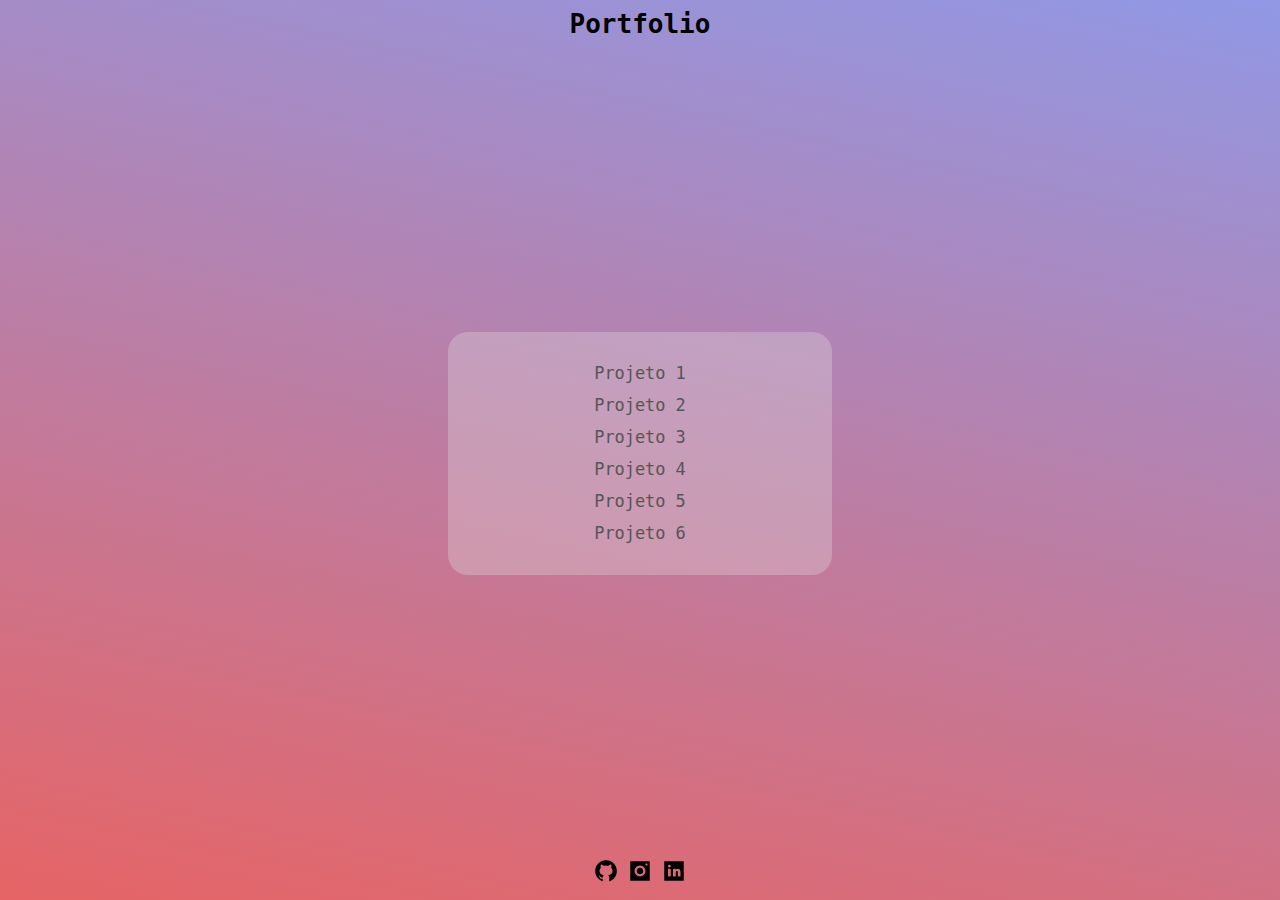
<file: index.html>
<!DOCTYPE html>
<html lang="en">
<head>
    <meta charset="UTF-8">
    <meta name="viewport" content="width=device-width, initial-scale=1.0">
    <link rel="stylesheet" href="./css/reset.css">
    <link rel="stylesheet" href="./css/index.css">
    <title>Portfolio</title>
</head>
<body>
    <header>
        <h1>Portfolio</h1>
    </header>
    <div class="flex-container">
        <main >
            <ul class="list-projects">
                <li><a href="./projects/proj1/index.html" target="_blank"> Projeto 1 </a></li>
                <li><a href="./projects/proj2/index.html" target="_blank"> Projeto 2 </a></li>
                <li><a href="./projects/proj3/index.html" target="_blank"> Projeto 3 </a></li>
                <li><a href="./projects/proj4/index.html" target="_blank"> Projeto 4 </a></li>
                <li><a href="./projects/proj5/index.html" target="_blank"> Projeto 5 </a></li>
                <li><a href="./projects/proj6/index.html" target="_blank"> Projeto 6 </a></li>
            </ul>
        </main>
    </div>
    <footer>
        <ul class="list-icons">
            <li><img src="./images/github.png" alt=""></li>
            <li><img src="./images/instagram-new.png" alt=""></li>
            <li><img src="./images/linkedin.png" alt=""></li>
        </ul>
    </footer>
    
</body>
</html>
</file>
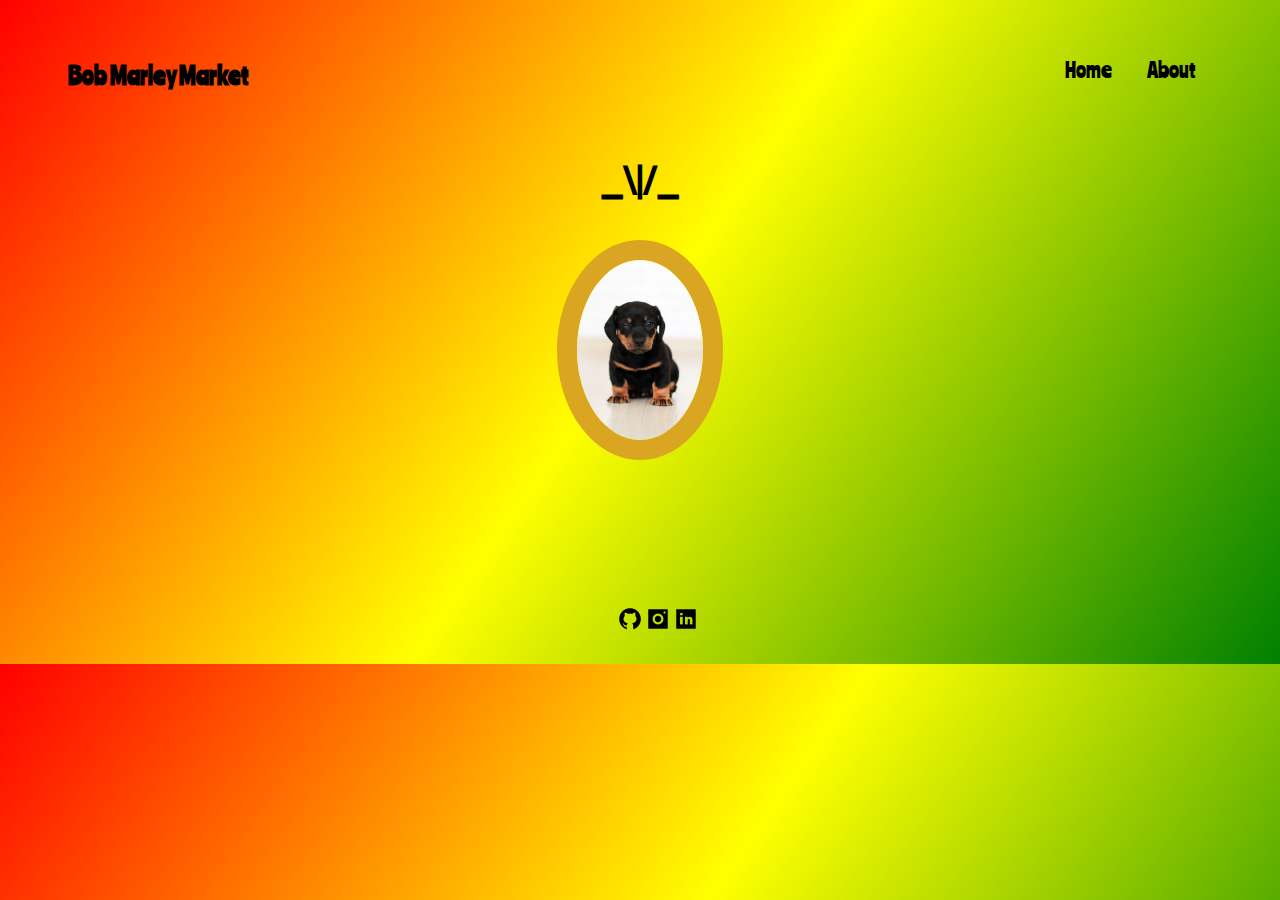
<file: projects/proj1/index.html>
<!DOCTYPE html>
<html lang="en">
<head>
    <meta charset="UTF-8">
    <meta name="viewport" content="width=device-width, initial-scale=1.0">
    <link href="https://fonts.googleapis.com/css2?family=Ranchers&display=swap" rel="stylesheet">
    <link rel="stylesheet" href="./css/home.css"> 
    
    <title>Day 2</title>
</head>
<body>
    <header>
        <h2>Bob Marley Market</h2>
    </header>
    <nav>
        <ul>
            <li><a href="#" target="blanck_">Home</a></li>
            <li><a href="#" target="blanck_">About</a></li>
        </ul>
    </nav>
    <main class="principal">
        <h1>_\|/_</h1>
        <img src="../../images/winking-black-and-brown-puppy-2023384.jpg" alt="">
    </main>
    <footer>
        <ul>
            <li><img src="../../images/github.png" alt=""></li>
            <li><img src="../../images/instagram-new.png" alt=""></li>
            <li><img src="../../images/linkedin.png" alt=""></li>
        </ul>
    </footer>
    
</body>
</html>
</file>
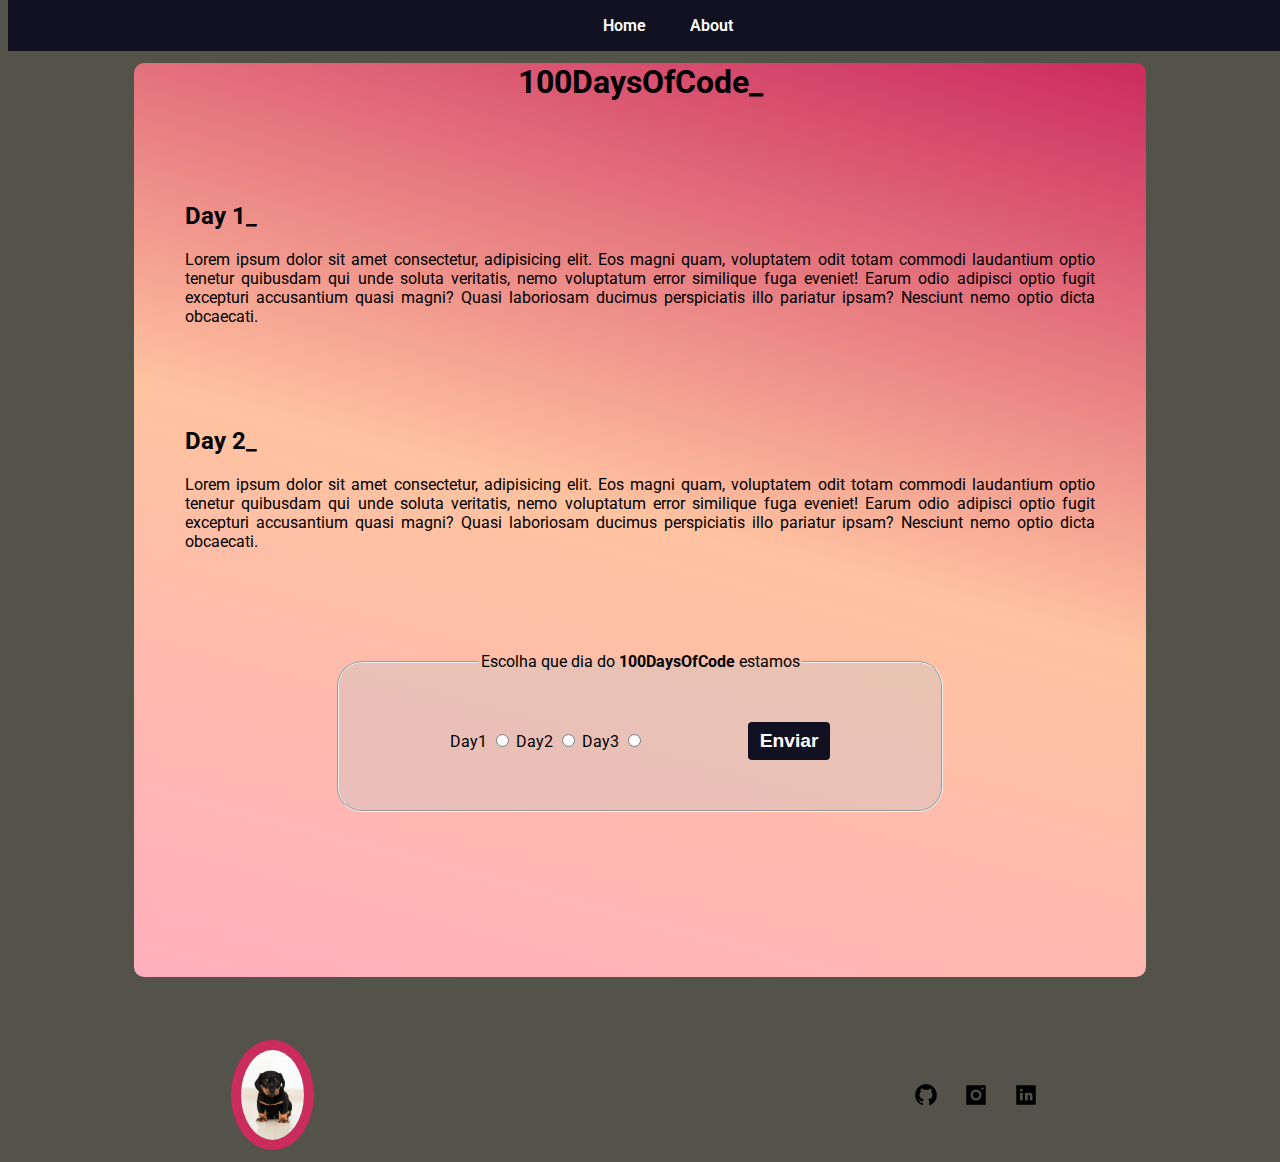
<file: projects/proj2/index.html>
<!DOCTYPE html>
<html lang="en">
<head>
    <meta charset="UTF-8">
    <meta name="viewport" content="width=device-width, initial-scale=1.0">
    <link href="https://fonts.googleapis.com/css2?family=Roboto:ital,wght@0,100;0,300;0,400;0,500;0,700;0,900;1,100;1,300;1,400;1,500;1,700;1,900&display=swap" rel="stylesheet"> 
    <link rel="stylesheet" href="./css/home.css">
    <title>Day3</title>
</head>
<body>
    <nav class="link">
        <ul>
            <li><a href="#">Home</a></li>
            <li><a href="#">About</a></li>
        </ul>
    </nav>

    <main class="bg-color">
        <h1>100DaysOfCode<span class="blink">_</span></h1>

        <section class="1-section">
            <h2>Day 1<span class="blink">_</span></h2>
            <p>Lorem ipsum dolor sit amet consectetur, adipisicing elit. Eos magni quam, voluptatem odit totam commodi laudantium optio tenetur quibusdam qui unde soluta veritatis, nemo voluptatum error similique fuga eveniet! Earum odio adipisci optio fugit excepturi accusantium quasi magni? Quasi laboriosam ducimus perspiciatis illo pariatur ipsam? Nesciunt nemo optio dicta obcaecati.</p>
        </section>

        <section class="1-section">
            <h2>Day 2<span class="blink">_</span></h2>
            <p>Lorem ipsum dolor sit amet consectetur, adipisicing elit. Eos magni quam, voluptatem odit totam commodi laudantium optio tenetur quibusdam qui unde soluta veritatis, nemo voluptatum error similique fuga eveniet! Earum odio adipisci optio fugit excepturi accusantium quasi magni? Quasi laboriosam ducimus perspiciatis illo pariatur ipsam? Nesciunt nemo optio dicta obcaecati.</p>
        </section>

        <fieldset >
            <legend class="legend">Escolha que dia do <strong>100DaysOfCode</strong> estamos</legend>
            <form action="">
                <label for="radio1">Day1</label>
            <input type="radio" name="day" value="Day1">

                <label for="radio2">Day2</label>
                <input type="radio" name="day" value="Day2">

                <label for="radio3">Day3</label>
                <input type="radio" name="day" value="Day3">

                <button class="btn-send">Enviar</button>
            </form>
        </fieldset>
    </main>
    
    <footer>
        <div class="assinatura">
            <img src="./images/winking-black-and-brown-puppy-2023384.jpg" alt="Cachorro piscando">
        </div>
        
        <div class="contact"> 
            <ul>
                <li><a href="#"><img src="/images/github.png" alt=""></a></li>
                <li><a href="#"><img src="/images/instagram-new.png" alt=""></a></li>
                <li><a href="#"><img src="/images/linkedin.png" alt=""></a></li>
            </ul>
        </div>
    </footer>
</body>
</html>
</file>
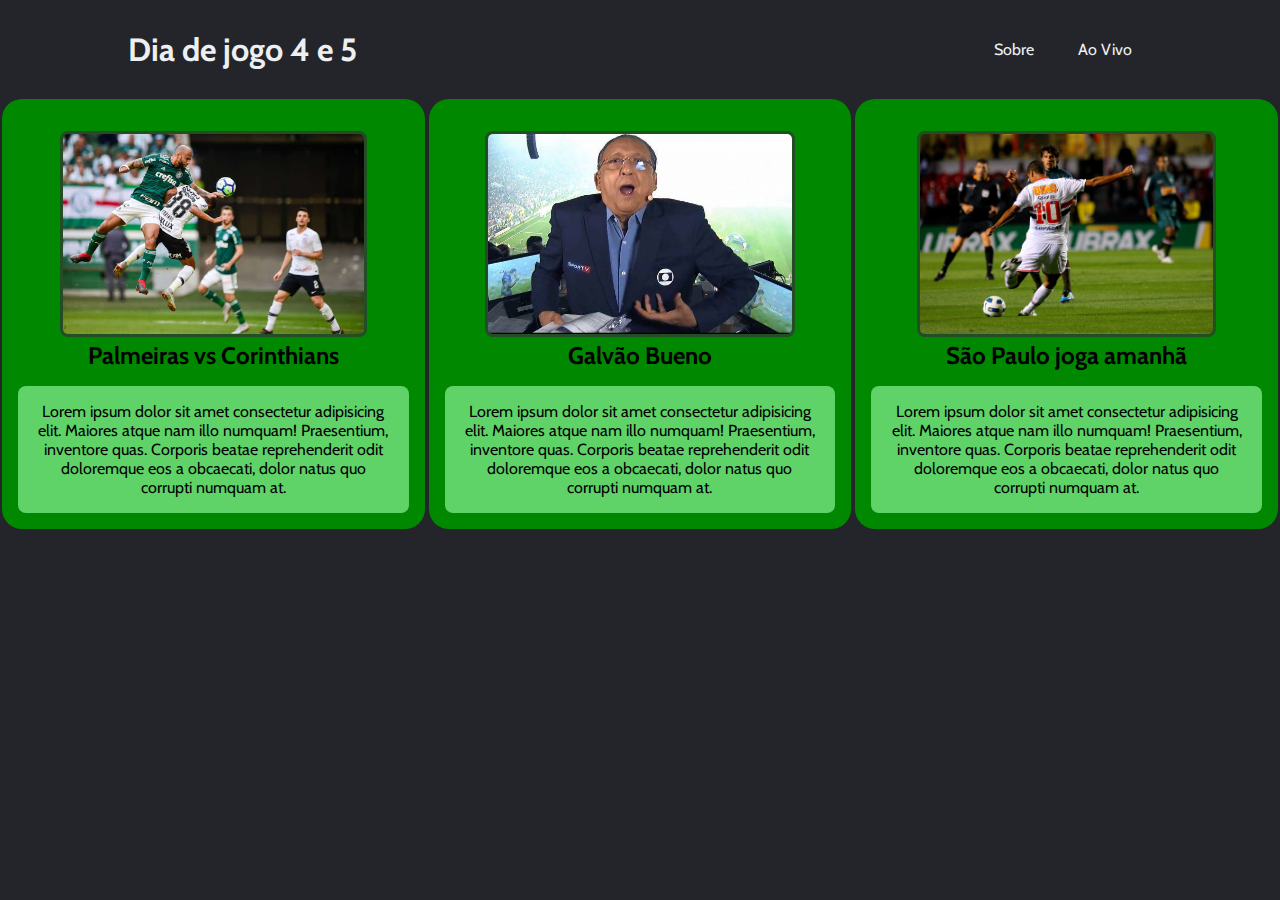
<file: projects/proj3/index.html>
<!DOCTYPE html>
<html lang="en">
<head>
    <meta charset="UTF-8">
    <meta name="viewport" content="width=device-width, initial-scale=1.0">
    <link rel="stylesheet" href="./css/home.css">
    <link href="https://fonts.googleapis.com/css2?family=Cabin:wght@400;500;600;700&display=swap" rel="stylesheet"> 
    <title>Dia 4 - quero ver o jogo</title>
</head>
<body>
    <!-- aqui eu vou copiar um modelo de nav para prender melhor -->
    <header class="header-fixed">
        <!-- <img class="logo" src="#" alt="logo"> -->

        <h1>Dia de jogo 4 e 5 <span> </span></h1>

        <nav>
            <ul class="navs-links">
                <li><a href="#">Sobre</a></li>
                <li><a href="#">Ao Vivo</a></li>
            </ul>
        </nav>
        
       
    </header>

    <main class="cards">
        <section class="card-1">
            <img src="./images/palmeirasVScor.jpg" alt="jogo de futebol">
            <h2>Palmeiras vs Corinthians</h2>
            <p>Lorem ipsum dolor sit amet consectetur adipisicing elit. Maiores atque nam illo numquam! Praesentium, inventore quas. Corporis beatae reprehenderit odit doloremque eos a obcaecati, dolor natus quo corrupti numquam at.</p>
        </section>

        <section class="card-2">
            <img src="./images/galvao.jpg" alt="Galvão falando">
            <h2>Galvão Bueno</h2>
            <p>Lorem ipsum dolor sit amet consectetur adipisicing elit. Maiores atque nam illo numquam! Praesentium, inventore quas. Corporis beatae reprehenderit odit doloremque eos a obcaecati, dolor natus quo corrupti numquam at.</p>
        </section>

        <section class="card-3">
            <img src="./images/sprivaldo-_ic_2i4a7454.jpg" alt="spfc">
            <h2>São Paulo joga amanhã</h2>
            <p>Lorem ipsum dolor sit amet consectetur adipisicing elit. Maiores atque nam illo numquam! Praesentium, inventore quas. Corporis beatae reprehenderit odit doloremque eos a obcaecati, dolor natus quo corrupti numquam at.</p>
        </section>
    </main>

    <footer></footer>
</body>
</html>
</file>
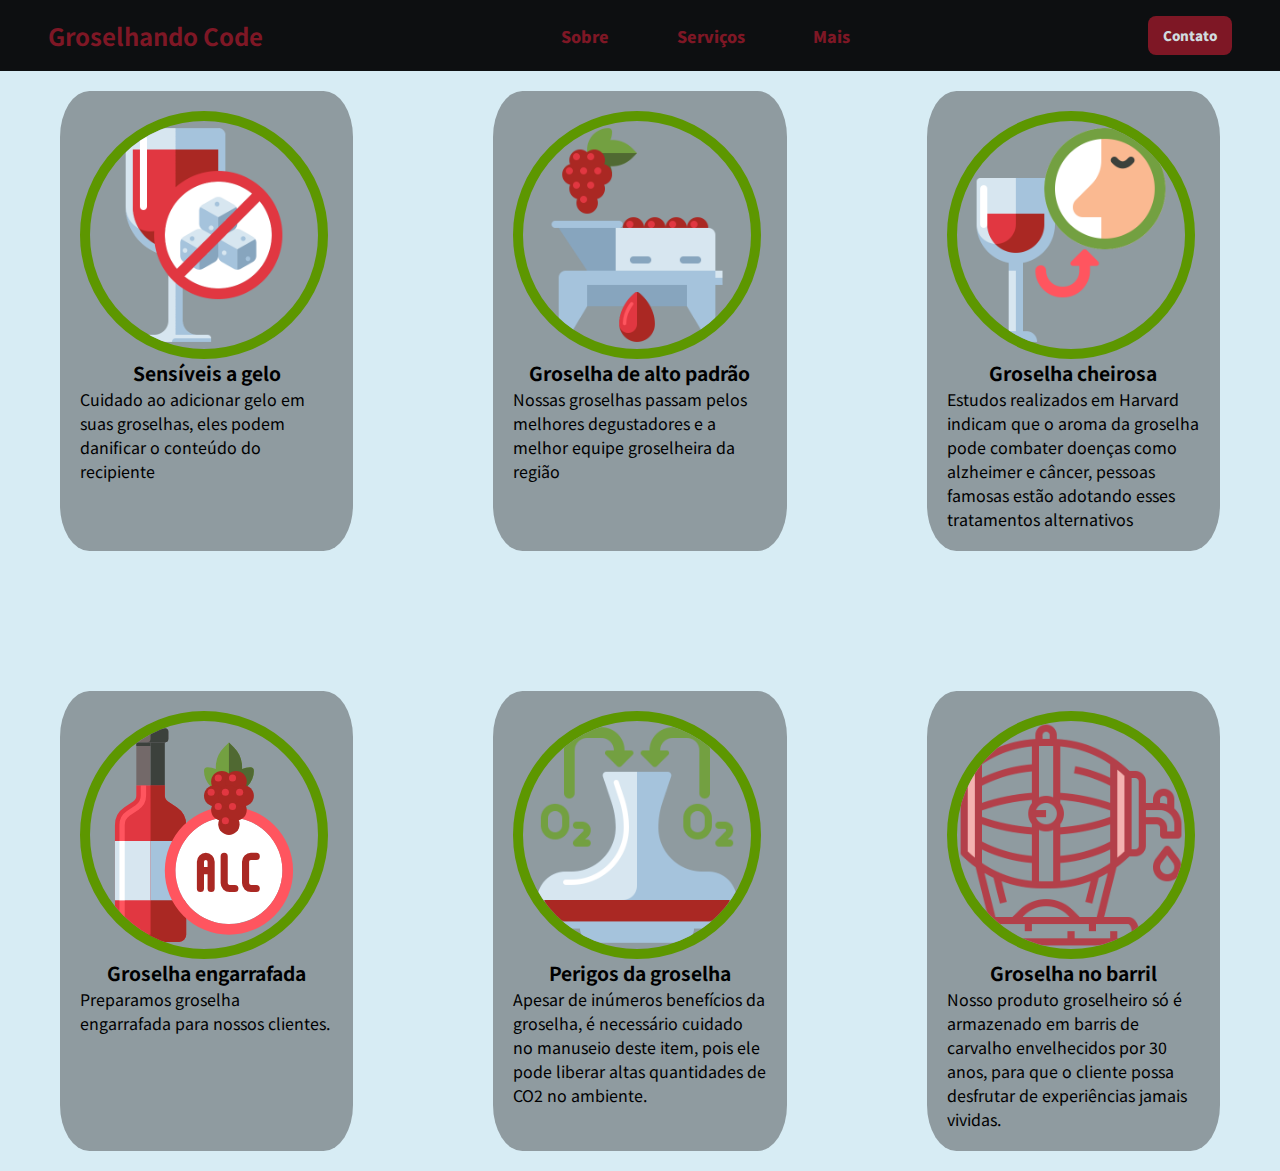
<file: projects/proj4/index.html>
<!DOCTYPE html>
<html lang="en">
<head>
    <meta charset="UTF-8">
    <meta name="viewport" content="width=device-width, initial-scale=1.0">
    <link href="https://fonts.googleapis.com/css2?family=Noto+Sans+JP:wght@100;500;900&display=swap" rel="stylesheet"> 
    <link rel="stylesheet" href="./css/home.css">
    <title>Groselhando | Dia - 6</title>
</head>
<body>
    <header class="nav-bar">
        <h1>Groselhando Code</h1>
        <nav>
            <ul>
                <li><a href="#">Sobre</a></li>
                <li><a href="#">Serviços</a></li>
                <li><a href="#">Mais</a></li>
            </ul>
        </nav>
        
        <button>Contato</button>

    </header>

    <main class="grid-container">
        <article class = cards>
            <section>
                <img src="./images/wine-1.png" alt="groselha">
                <h2>Sensíveis a gelo</h2>
                <p>Cuidado ao adicionar gelo em suas groselhas, eles podem danificar o conteúdo do recipiente</p>
            </section>

            <section>
                <img src="./images/wine-2.png" alt="groselha">
                <h2>Groselha de alto padrão</h2>
                <p>Nossas groselhas passam pelos melhores degustadores e a melhor equipe groselheira da região</p>
            </section>

            <section>
                <img src="./images/wine.png" alt="groselha">
                <h2>Groselha cheirosa</h2>
                <p>Estudos realizados em Harvard indicam que o aroma da groselha pode combater doenças como alzheimer e câncer, pessoas famosas estão adotando esses tratamentos alternativos</p>
            </section>

            <section>
                <img src="./images/wine-bottle.svg" alt="groselha">
                <h2>Groselha engarrafada</h2>
                <p>Preparamos groselha engarrafada para nossos clientes.</p>
            </section>

            <section>
                <img src="./images/o2.png" alt="groselha">
                <h2>Perigos da groselha</h2>
                <p>Apesar de inúmeros benefícios da groselha, é necessário cuidado no manuseio deste item, pois ele pode liberar altas quantidades de CO2 no ambiente.</p>
            </section>

            <section>
                <img src="./images/food-and-restaurant.png" alt="groselha">
                <h2>Groselha no barril</h2>
                <p>Nosso produto groselheiro só é armazenado em barris de carvalho envelhecidos por 30 anos, para que o cliente possa desfrutar de experiências jamais vividas.</p>
            </section>
        </article>
    </main>
</body>
</html>
</file>
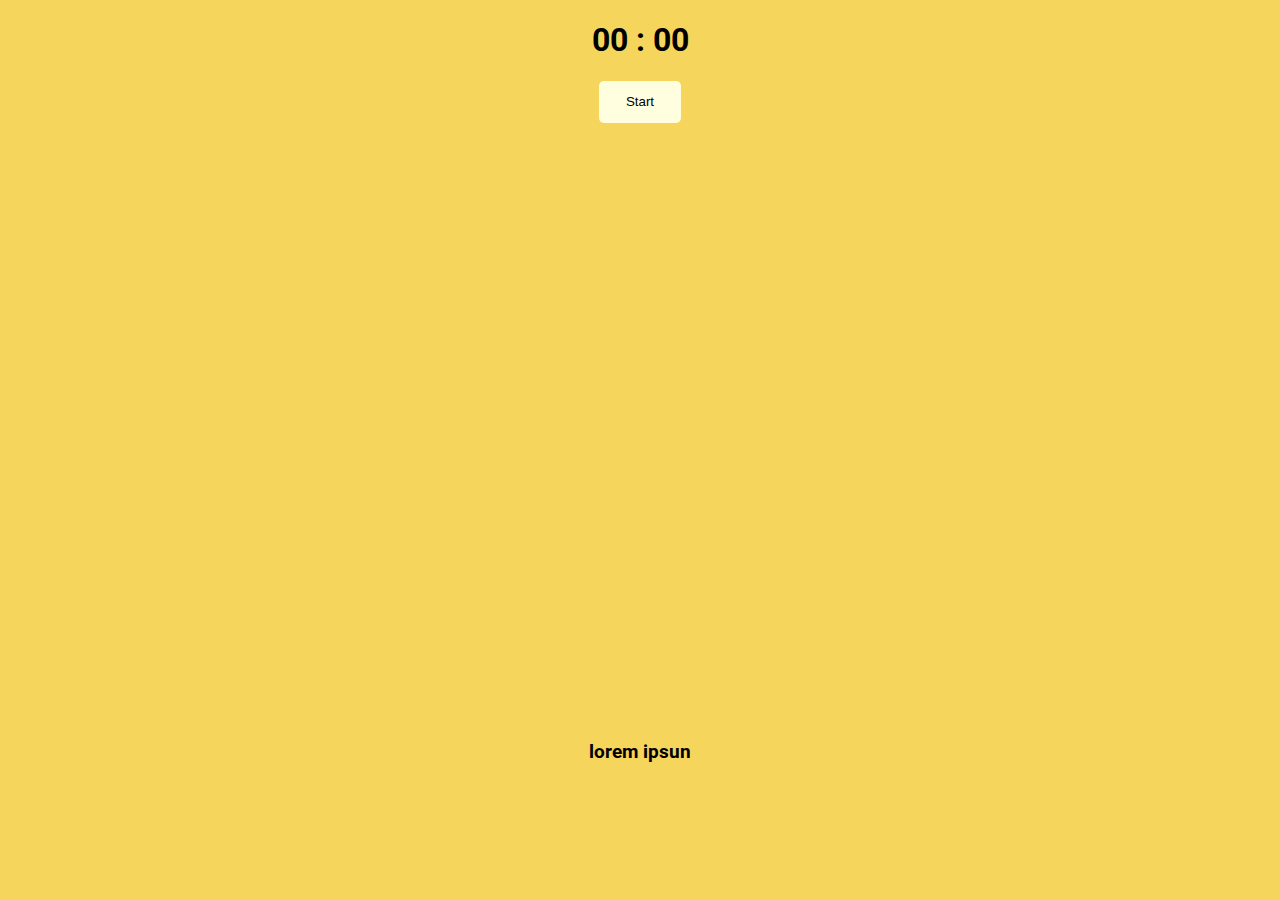
<file: projects/proj5/index.html>
<!DOCTYPE html>
<html lang="en">
<head>
    <meta charset="UTF-8">
    <meta name="viewport" content="width=device-width, initial-scale=1.0">
    <title>Dia 6 - Relógio</title>
    <link rel="stylesheet" href="./css/index.css">
    <link href="https://fonts.googleapis.com/css2?family=Roboto:ital,wght@0,100;0,300;0,400;0,500;0,700;0,900;1,100;1,300;1,400;1,500;1,700;1,900&display=swap" rel="stylesheet"> 
</head>
<body>
    <main id="id-main">
        <h1 id="watch"><span id="seconds">00</span> : <span id="tens">00</span></h1>
        <button id="button-start">Start</button>
    </main>

    <footer>
        <h3>lorem ipsun</h3>
    </footer>
    <script src="./js/main.js"></script>
</body>
</html>
</file>
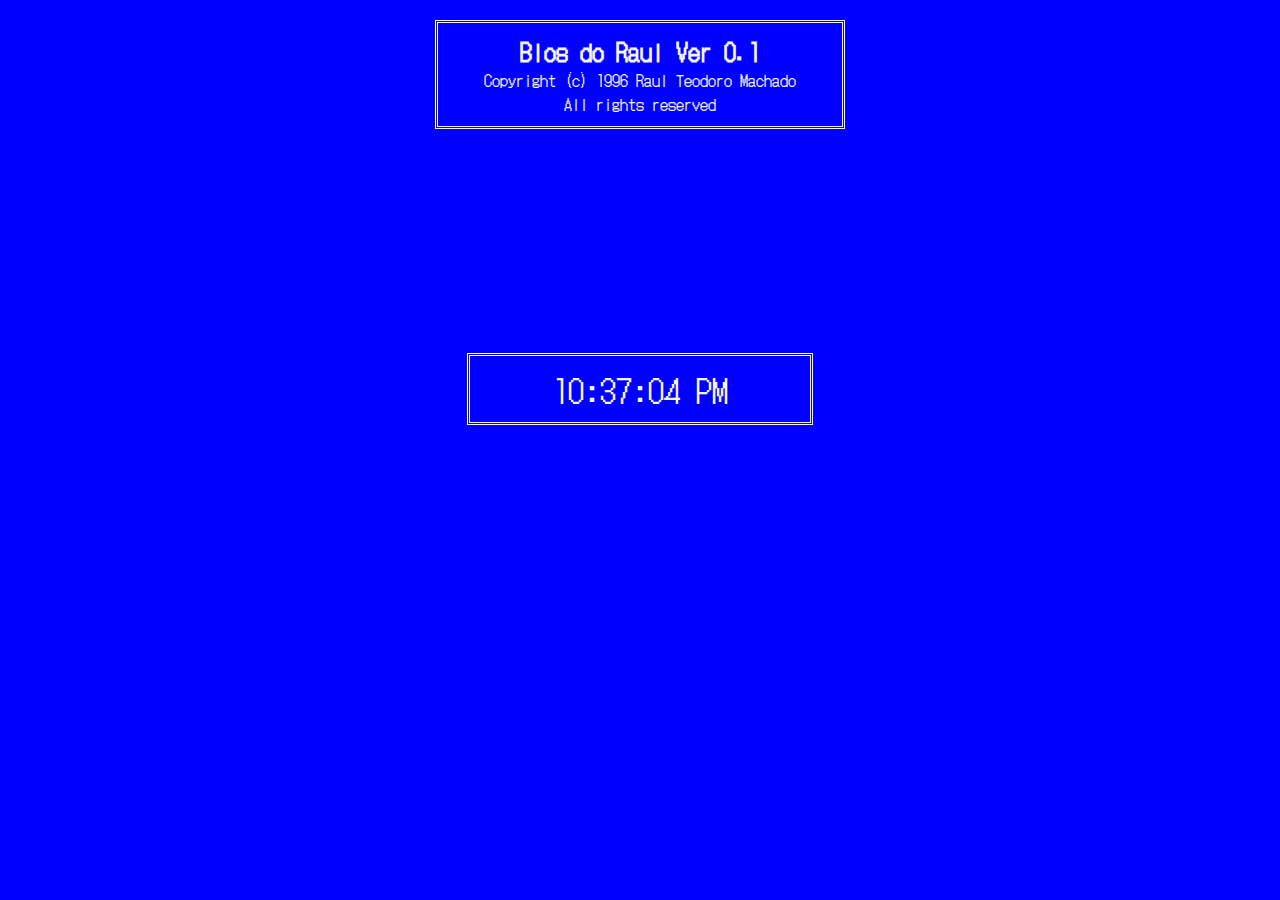
<file: projects/proj6/index.html>
<!DOCTYPE html>
<html lang="en">
<head>
    <meta charset="UTF-8">
    <meta name="viewport" content="width=device-width, initial-scale=1.0">
    <title>Dia 7 - Relógio Digital</title>
    <link rel="preconnect" href="https://fonts.gstatic.com">
    <link href="https://fonts.googleapis.com/css2?family=DotGothic16&display=swap" rel="stylesheet">
    <link rel="stylesheet" href="./css/reset.css">
    <link rel="stylesheet" href="./css/index.css">
</head>
<body>
    <header class="box-bios">
        <h2>Bios do Raul Ver 0.1</h2>
        <p>
            Copyright (c) 1996 Raul Teodoro Machado<br>
            All rights reserved<br>
        </p>
    </header>
    
    <div class="box-bios" id="clock" onload="showTime()">
    </div>
    <script src="./js/main.js"></script>
</body>
</html>
</file>
<file: css/index.css>
body{
    height: 100%;
    margin: 0;
    background-repeat: no-repeat;
    background-attachment: fixed;
    background-image: linear-gradient(12deg, #e66465, #9198e5);
    font-family: monospace;
    
}

header{
    position: relative;
    
}

header h1{
    margin: 1vh;
    display: flex;
    justify-content: center;
}

.flex-container{
    height: 90vh;
    display: flex;
    justify-content: center;
    align-items: center;
}

main{
    display: flex;
    justify-content: center;
    align-items: center;
    
    border-radius: 20px; 
    background-color: rgb(229,229,229,0.3);
    /* margin: 10vh auto; */
    width: 30%;
    height: 30%;
}

.list-projects li{
    list-style-type: none;
    margin: .7em;
    color: #555555;
    font-size: 1.3em;
}

.list-projects li a{
    text-decoration: none;
    color: inherit;
}

.list-projects li a:hover{
    color: #fafafa88;
}

footer{
    display: flex;
    justify-content: center;
    margin-bottom: 0;
    

    padding: 0 ;
    margin: 0 auto 0 auto;
    
    width: 10%;
}

.list-icons li{
    display: inline-block;
}
</file>
<file: projects/proj1/css/home.css>
body{
    background-image: linear-gradient(125deg,red,yellow,green);
    font-family: 'Ranchers';
    width: auto;
}

h1{
    margin:40px auto 40px auto;
    width: 50%;
    text-align: center;
}

header{
    float: left;
    margin-left: 60px; ;
}

nav{
    float: right;
    margin-right: 60px;

}

nav ul li{
    display: inline-block;
    font-size: 1.3em;
    margin: 0 .8em 0 .8em;

}

nav ul li a{
    text-decoration: none;
    color: #000;
}

nav ul li a:hover{
    color: green;
}

.principal{
    position: relative;
    top: 120px;
}

.principal img{
    max-width: 10%;
    height: auto;

    border-radius: 50%;
    border: 20px solid #daa520;

    display: block;
    margin-left: auto;
    margin-right: auto;
}

.principal img:hover{
    transform: scale(1.1);
}

footer{
    padding: 0 0 5px 0 ;
    margin: 21% auto 0 auto;
    width: 10%;
    
}

footer ul li {
    display: inline-block; 
}
</file>
<file: projects/proj2/css/home.css>
body{
    font-family: 'Roboto', sans-serif;
    background-color: #535349;
}

.link{
    background-color: #112;
    margin: 0;
    width: 100%;
    text-align: center;
    position: fixed;
    top: 0px;


}

.link ul li{
    display: inline;
    margin: auto;
    padding: 0 20px 0 20px;
    

}

.link ul li a{
    text-decoration: none;
    font-weight: 600;
    color: white;
}

.link ul li a:hover{

    color: #fafafa88;
}
.bg-color{
    background-image: linear-gradient(15deg,#ffafbd, #ffc3a0,#cc2b5e);
    margin: 5% auto;
    padding-bottom: 5%;
    width: 80%;
    border-radius: 10px;
}

.bg-color h1{
    text-align: center;
}

.blink{
    animation-name:piscadela;
    animation-duration: 1s;
    animation-iteration-count: infinite;
}

.bg-color section{
    margin: 10% 5%;
    text-align: justify;
}

.bg-color fieldset{
    margin: 10% 20%;
    text-align: center;
    background-color:RGB(200,200,200,0.4);
    padding: 5%;
    border-radius: 25px;

}

.bg-color fieldset .btn-send{
    margin: 0 0 0 20%;
    padding: 8px 12px;
    font-weight: 600;
    font-size: 1.2em;
    color: white;
    border: none;
    border-radius: 4px;
    background-color:#112 ;
    
}

.bg-color fieldset .btn-send:hover{
    background-color:rgb(27, 27, 54); 
}

footer{
    width: 100%;
    margin: 0 auto;
    display: flex;
    justify-content: center;
    align-items: center;
}

footer .assinatura{
    float: left;
    width: 50%;
}

footer .assinatura img{
    max-width: 20%;
    height: 90px;
    border: 10px solid #cc2b5e;
    border-radius: 50%;
}
footer .assinatura img:hover{
    transform: scale(1.1);
}

footer .contact{
    height: 100%;
}

footer .contact ul{
    text-align: right;
    position: relative;
}

footer .contact ul li{
    display: inline-block;
    margin: auto;
    text-align: center;
    padding: 0 10px;
}

footer .contact ul li:hover{
    transform: scale(1.2);
}

@keyframes piscadela{
    0%{
        opacity: 100%;
    }
    50%{
        opacity: 0%;
    }
}
</file>
<file: projects/proj3/css/home.css>
body{
    background-color: #24252A;
}
*{
    /* são utilizados para todas os elemento, classes e etc */
    font-family: 'Cabin', sans-serif;
    margin: 0;
    padding: 0;
    
}

li, a{
    /* cor da letra */
    color:#edf0f1;
    /* sem sublinhado na li */
    text-decoration: none;
}

header{
    display: flex;
    justify-content: space-between;
    align-items: center;
    padding: 30px 10%;

    color:#edf0f1;
}

.navs-links {
    /* tira as bolinhas da lista */
    list-style: none;
}

.navs-links li{
    /* deixa a lista em formato de linha */
    display: inline-block;
    padding: 0 20px;
}

.navs-links li a{
    /* cria animação de 0 a 0.3s */
    transition: all 0.3s ease 0s;
}

.navs-links li a:hover{
    /* cria animação de 0 a 0.3s */
    color: #edf0f1A1 ;
}

.cards{
    display: flex;
    
    text-align: center;
    align-items: center;
    justify-content: space-around;
    border-radius: 8px;
}

section{
    background-color: #018801 ;
    width: 33%;
    border-radius: 20px;

}

.cards p{
    background-color: #5fd368;
    margin: 1em;
    border-radius: 8px;
    padding: 1em;
}

.cards img{
    max-height: 200px;
    /* max-width: 300px; */
    
    /* width: auto; */
    /* height: auto; */
    justify-content: center;
    margin: 2em 0 0 0;
    border-radius: 8px;
    border: 3px solid #224d25
}
</file>
<file: projects/proj4/css/home.css>
*{
    margin: 0;
    padding: 0;
    font-family: 'Noto Sans JP', sans-serif;;
}

body{
    background-color: #d7ecf4;
}

.nav-bar{
    display: flex;
    align-items: center;
    justify-content: space-between;
    background-color: #0d0f11;
    padding: 1em 3em;
}

.nav-bar h1{
    color: #7e1725;
    font-size: 1.5em;
}

.nav-bar ul{
    list-style: none;
}

.nav-bar ul li{
    display: inline-block;
    padding: 0 2em;
}

.nav-bar ul li a{
    text-decoration: none;
    color: #7e1725;
    font-weight: 900;
    /* color: #61000d; */
}

.nav-bar ul li a:hover{
    color: #5d9700;
}

.nav-bar button{
    color: #d0dbdf;
    background-color: #7e1725;;
    border: none;
    font-weight: 900;
    padding: 10px 15px;
    border-radius: 8px;
}

.nav-bar button:hover{
    color: #d0dbdf;
    background-color: #4b0710;
    border: none;
    font-weight: 900;
    padding: 10px 15px;
    border-radius: 8px;
}

img{
    max-width: 90%;
    display: block;
    border: 10px solid #5d9700;
    border-radius: 50%;
}
.cards{
    display: grid ;
    grid-template-columns: repeat(3, 1fr);
    max-width: 1200px;
    margin: 0 auto;

    /* não preciso por margin */
    grid-gap: 100px;


}

.cards section{
    background-color: #8f9ba0;
    border-radius: 10%;
    padding: 20px;
    margin: 20px;
}

.cards h2{
    text-align: center;
    font-size: 1.2em;
}

.cards p{
    text-align: left;

}

@media (max-width: 699px){
    .cards{
        grid-template-columns: 1fr;
        max-width: 400px;
    }
}

@media (min-width: 700px) and (max-width: 1200px){
    .cards{
        grid-template-columns: 1fr 1fr;
        max-width: 800px;
    }
}
</file>
<file: projects/proj5/css/index.css>
html, body{
    margin: 0;
    padding: 0;
}

body{
    background: #F6D55C;
    font-family: 'Roboto', sans-serif;
}

#id-main{
    text-align: center;
    padding: 0 20px 600px 20px;

}

button{
    border-radius: 5px;
    border:none;
    background-color: lightyellow;
    font-family: Arial, Helvetica, sans-serif;
    padding: 1em 2em;
}

footer{
    text-align: center;
}
</file>
<file: projects/proj6/css/index.css>
body{
    background-color: blue;
    font-family: 'DotGothic16', sans-serif;
    
}

header{
    color: whitesmoke;
    width: 30%;
    margin: 20px auto;
    text-align: center;
    box-sizing: content-box;
}

div{
    width: 25%;
    margin: 7em auto;
    text-align: center;
}

#clock {
    font-size: 2em;
    color:whitesmoke;
}

.box-bios{
    border: 3px double white;
    padding: 10px;
}
</file>
